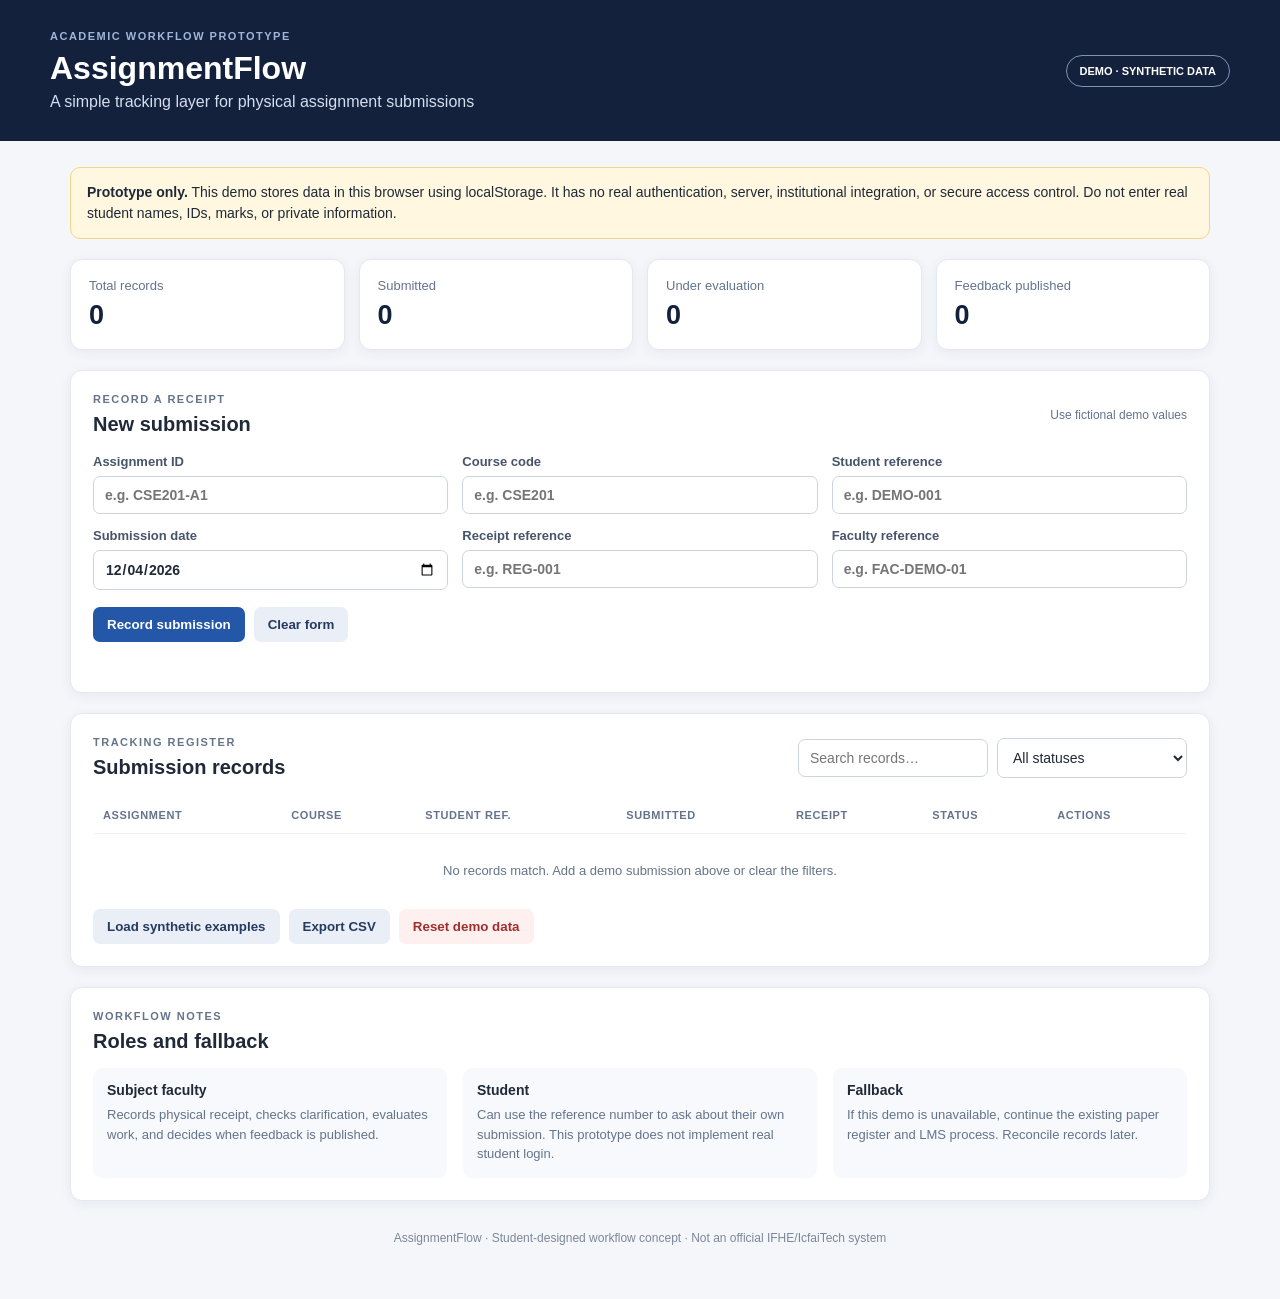
<file: Task1_Assignment_Workflow/index.html>
<!doctype html>
<html lang="en">
<head>
  <meta charset="utf-8">
  <meta name="viewport" content="width=device-width, initial-scale=1">
  <title>AssignmentFlow | Demo</title>
  <link rel="stylesheet" href="style.css">
</head>
<body>
  <header class="topbar">
    <div>
      <p class="eyebrow">ACADEMIC WORKFLOW PROTOTYPE</p>
      <h1>AssignmentFlow</h1>
      <p class="subhead">A simple tracking layer for physical assignment submissions</p>
    </div>
    <div class="demo-tag">DEMO · SYNTHETIC DATA</div>
  </header>

  <main class="container">
    <section class="notice">
      <strong>Prototype only.</strong> This demo stores data in this browser using localStorage.
      It has no real authentication, server, institutional integration, or secure access control.
      Do not enter real student names, IDs, marks, or private information.
    </section>

    <section class="stats" aria-label="Summary">
      <article class="stat"><span>Total records</span><strong id="totalCount">0</strong></article>
      <article class="stat"><span>Submitted</span><strong id="submittedCount">0</strong></article>
      <article class="stat"><span>Under evaluation</span><strong id="evaluationCount">0</strong></article>
      <article class="stat"><span>Feedback published</span><strong id="feedbackCount">0</strong></article>
    </section>

    <section class="panel">
      <div class="section-heading">
        <div><p class="eyebrow">RECORD A RECEIPT</p><h2>New submission</h2></div>
        <span class="small-note">Use fictional demo values</span>
      </div>
      <form id="submissionForm">
        <div class="form-grid">
          <label>Assignment ID<input id="assignmentId" required placeholder="e.g. CSE201-A1"></label>
          <label>Course code<input id="courseCode" required placeholder="e.g. CSE201"></label>
          <label>Student reference<input id="studentRef" required placeholder="e.g. DEMO-001"></label>
          <label>Submission date<input id="submissionDate" type="date" required></label>
          <label>Receipt reference<input id="receiptRef" required placeholder="e.g. REG-001"></label>
          <label>Faculty reference<input id="facultyRef" required placeholder="e.g. FAC-DEMO-01"></label>
        </div>
        <div class="form-actions">
          <button type="submit">Record submission</button>
          <button type="reset" class="secondary">Clear form</button>
        </div>
        <p id="formMessage" class="message" role="status"></p>
      </form>
    </section>

    <section class="panel">
      <div class="section-heading">
        <div><p class="eyebrow">TRACKING REGISTER</p><h2>Submission records</h2></div>
        <div class="toolbar">
          <input id="searchInput" type="search" placeholder="Search records…" aria-label="Search records">
          <select id="statusFilter" aria-label="Filter by status">
            <option value="">All statuses</option>
            <option>SUBMITTED</option>
            <option>NEEDS_CLARIFICATION</option>
            <option>UNDER_EVALUATION</option>
            <option>EVALUATED</option>
            <option>FEEDBACK_PUBLISHED</option>
            <option>REJECTED</option>
            <option>FAILED_RETRY</option>
          </select>
        </div>
      </div>
      <div class="table-wrap">
        <table>
          <thead><tr><th>Assignment</th><th>Course</th><th>Student ref.</th><th>Submitted</th><th>Receipt</th><th>Status</th><th>Actions</th></tr></thead>
          <tbody id="recordsBody"></tbody>
        </table>
      </div>
      <p id="emptyState" class="empty-state">No records match. Add a demo submission above or clear the filters.</p>
      <div class="bottom-actions">
        <button id="loadDemo" class="secondary">Load synthetic examples</button>
        <button id="exportCsv" class="secondary">Export CSV</button>
        <button id="resetDemo" class="danger">Reset demo data</button>
      </div>
    </section>

    <section class="panel">
      <p class="eyebrow">WORKFLOW NOTES</p>
      <h2>Roles and fallback</h2>
      <div class="info-grid">
        <div><h3>Subject faculty</h3><p>Records physical receipt, checks clarification, evaluates work, and decides when feedback is published.</p></div>
        <div><h3>Student</h3><p>Can use the reference number to ask about their own submission. This prototype does not implement real student login.</p></div>
        <div><h3>Fallback</h3><p>If this demo is unavailable, continue the existing paper register and LMS process. Reconcile records later.</p></div>
      </div>
    </section>
    <footer>AssignmentFlow · Student-designed workflow concept · Not an official IFHE/IcfaiTech system</footer>
  </main>
  <script src="script.js"></script>
</body>
</html>
</file>
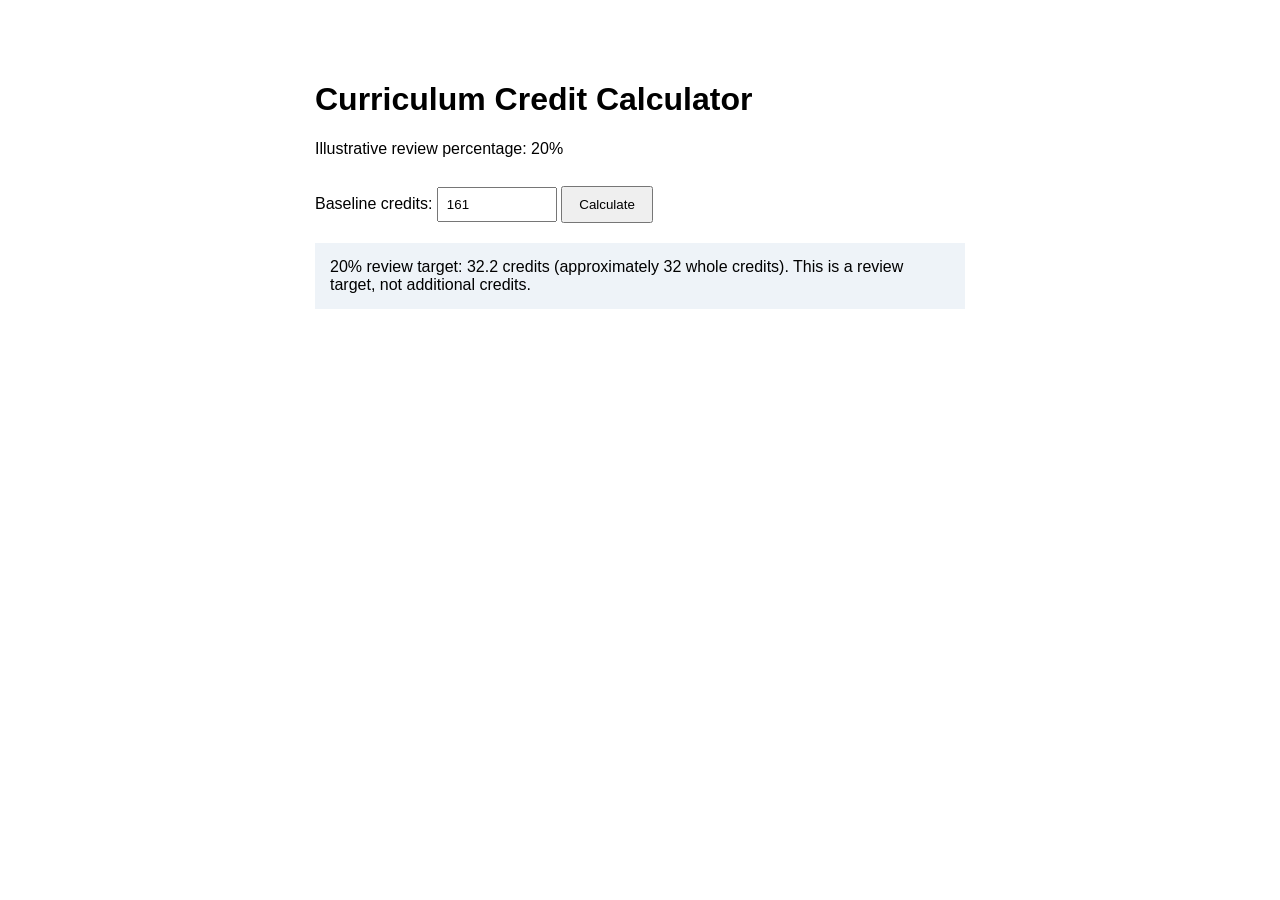
<file: Task2_Curriculum_Audit/tools/credit-calculator.html>
<!DOCTYPE html>
<html lang="en">
<head>
<meta charset="UTF-8">
<title>Curriculum Credit Calculator</title>
<style>
body { font-family: Arial; max-width: 650px; margin: 40px auto; padding: 20px; }
input { padding: 8px; width: 100px; }
button { padding: 9px 16px; margin-top: 12px; }
.result { margin-top: 20px; padding: 15px; background: #eef3f8; }
</style>
</head>
<body>
<h1>Curriculum Credit Calculator</h1>
<p>Illustrative review percentage: 20%</p>

<label>Baseline credits:</label>
<input id="credits" type="number" value="161" min="1">

<button onclick="calculate()">Calculate</button>

<div class="result" id="result">
Target review credits: 32.2
</div>

<script>
function calculate() {
  const credits = Number(document.getElementById("credits").value);
  const result = document.getElementById("result");

  if (credits <= 0 || !Number.isFinite(credits)) {
    result.textContent = "Enter a valid positive credit total.";
    return;
  }

  const target = credits * 0.20;
  result.textContent =
    "20% review target: " + target.toFixed(1) +
    " credits (approximately " + Math.round(target) +
    " whole credits). This is a review target, not additional credits.";
}
calculate();
</script>
</body>
</html>
</file>
<file: Task1_Assignment_Workflow/style.css>
*{box-sizing:border-box} :root{font-family:Inter,Segoe UI,Arial,sans-serif;color:#1f2937;background:#f4f6fa} body{margin:0}.topbar{background:#14213d;color:white;padding:30px max(22px,calc((100% - 1180px)/2));display:flex;justify-content:space-between;align-items:center;gap:20px}.topbar h1{margin:3px 0;font-size:32px}.subhead{margin:6px 0 0;color:#d5deef}.eyebrow{font-size:11px;letter-spacing:1.5px;font-weight:800;color:#64748b;margin:0 0 8px}.topbar .eyebrow{color:#9fb5d9}.demo-tag{border:1px solid #7f93b5;border-radius:30px;padding:9px 13px;font-size:11px;font-weight:800;white-space:nowrap}.container{max-width:1180px;margin:26px auto;padding:0 20px}.notice{background:#fff7df;border:1px solid #f2d58a;padding:14px 16px;border-radius:10px;line-height:1.5;margin-bottom:20px;font-size:14px}.stats{display:grid;grid-template-columns:repeat(4,1fr);gap:14px;margin-bottom:20px}.stat,.panel{background:white;border:1px solid #e4e8f0;border-radius:12px;box-shadow:0 3px 12px #1b2a4410}.stat{padding:18px}.stat span{display:block;color:#64748b;font-size:13px}.stat strong{display:block;font-size:27px;margin-top:7px;color:#14213d}.panel{padding:22px;margin-bottom:20px}.section-heading{display:flex;align-items:center;justify-content:space-between;gap:16px;margin-bottom:18px}.section-heading h2,.panel h2{margin:0;font-size:20px}.small-note{font-size:12px;color:#64748b}.form-grid{display:grid;grid-template-columns:repeat(3,1fr);gap:14px}label{display:flex;flex-direction:column;gap:7px;font-size:13px;font-weight:650;color:#475569}input,select{width:100%;border:1px solid #cbd5e1;border-radius:7px;padding:10px 11px;font:inherit;font-size:14px;background:white;color:#1f2937}input:focus,select:focus{outline:2px solid #9bb9ed;border-color:#4779c8}.form-actions,.bottom-actions,.toolbar{display:flex;gap:9px;align-items:center;flex-wrap:wrap}.form-actions{margin-top:17px}button{border:0;border-radius:7px;padding:10px 14px;background:#2457a7;color:white;font-weight:700;cursor:pointer}button:hover{filter:brightness(.94)}button.secondary{background:#e9eef7;color:#263b5e}button.danger{background:#fff0f0;color:#a12e2e}.message{font-size:13px;min-height:18px;margin:10px 0 0;color:#17633b}.toolbar input{width:190px}.toolbar select{width:190px}.table-wrap{overflow-x:auto}table{width:100%;border-collapse:collapse;font-size:13px}th,td{text-align:left;padding:12px 10px;border-bottom:1px solid #edf0f5;white-space:nowrap}th{color:#64748b;font-size:11px;text-transform:uppercase;letter-spacing:.6px}.status{display:inline-block;border-radius:30px;padding:5px 8px;font-size:10px;font-weight:800;background:#e8eef8;color:#274b80}.status.FEEDBACK_PUBLISHED{background:#e3f5e9;color:#17633b}.status.NEEDS_CLARIFICATION,.status.FAILED_RETRY{background:#fff2d8;color:#875b0b}.status.REJECTED{background:#ffe7e7;color:#9c2f2f}.row-actions{display:flex;gap:5px}.row-actions button{padding:6px 8px;font-size:11px}.empty-state{color:#64748b;font-size:13px;text-align:center;padding:16px}.bottom-actions{margin-top:15px}.info-grid{display:grid;grid-template-columns:repeat(3,1fr);gap:16px;margin-top:15px}.info-grid>div{background:#f7f9fc;border-radius:9px;padding:14px}.info-grid h3{font-size:14px;margin:0 0 7px}.info-grid p{font-size:13px;line-height:1.5;color:#64748b;margin:0}footer{text-align:center;color:#7b8798;font-size:12px;padding:10px 0 28px}@media(max-width:760px){.topbar{align-items:flex-start;flex-direction:column}.stats{grid-template-columns:repeat(2,1fr)}.form-grid,.info-grid{grid-template-columns:1fr}.section-heading{align-items:flex-start;flex-direction:column}.toolbar{width:100%}.toolbar input,.toolbar select{flex:1;width:100%}}
</file>
